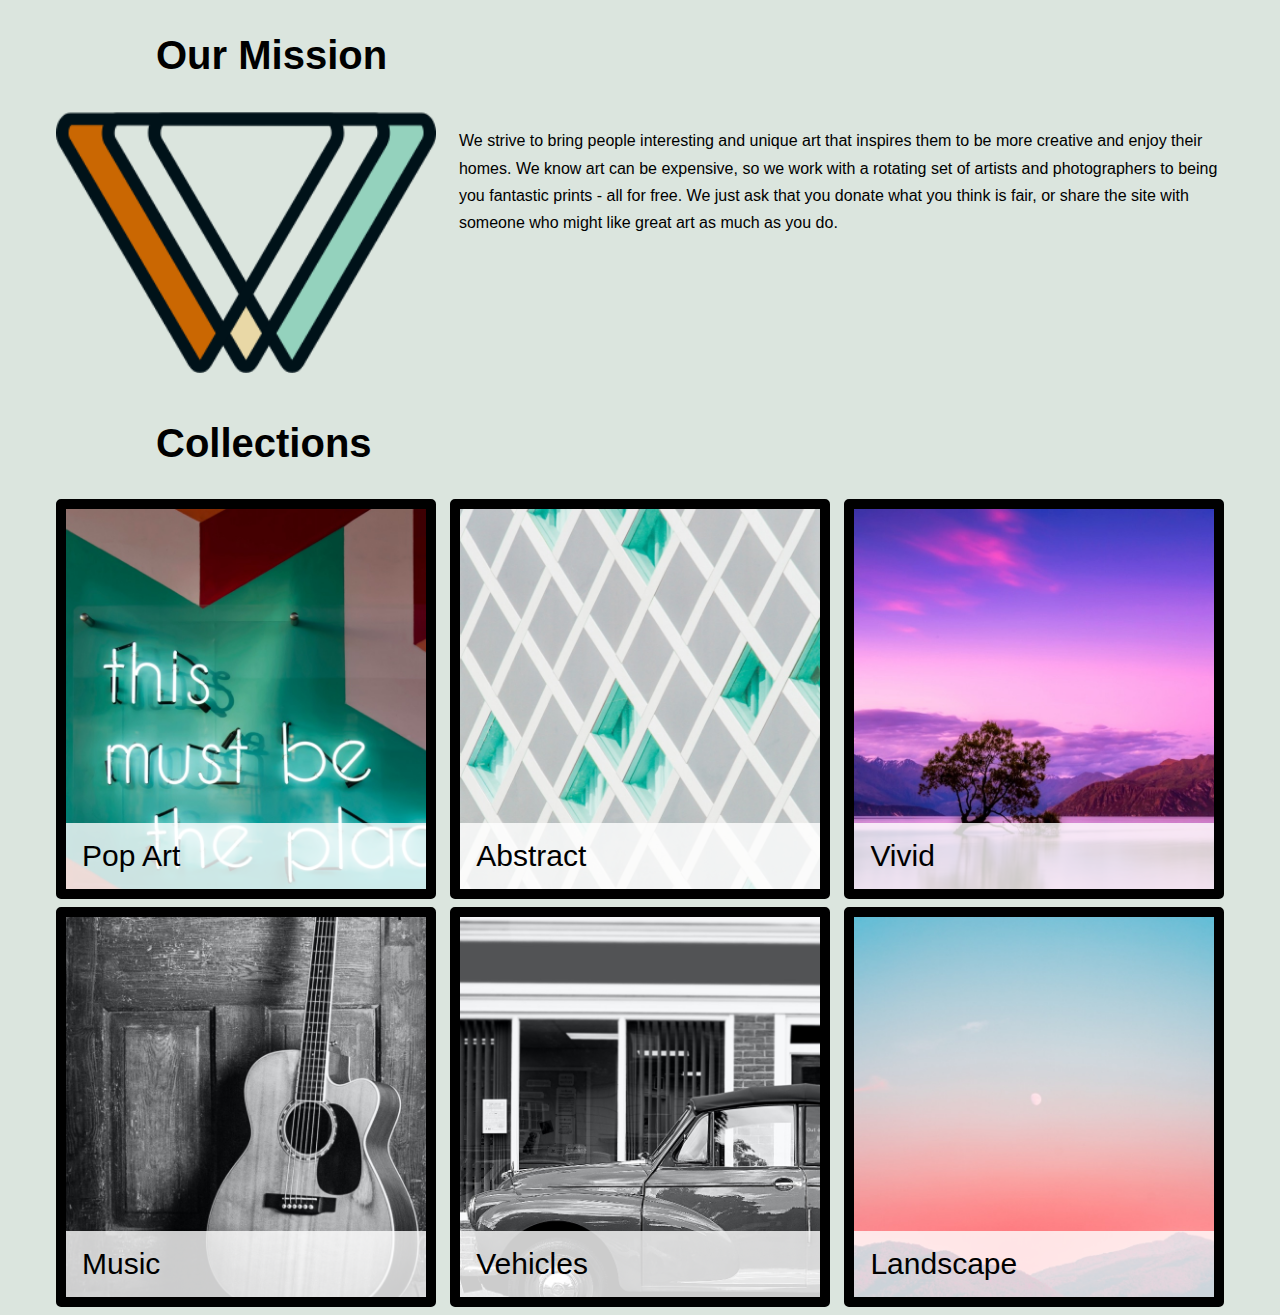
<file: collections/index.html>
<!DOCTYPE html>
<html lang="en">

<head>
    <meta charset="UTF-8" />
    <meta http-equiv="X-UA-Compatible" content="IE=edge" />
    <meta name="viewport" content="width=device-width, initial-scale=1.0" />
    <title>Collections</title>
    <link href="css/style.css" rel="stylesheet" />
</head>

<body>
    <section id="mission">
        <h2>Our Mission</h2>
        <div class="missiontext">
            <p>
                We strive to bring people interesting and unique art that inspires them to be more creative and enjoy their homes. We know art can be expensive, so we work with a rotating set of artists and photographers to being you fantastic prints - all for free.
                We just ask that you donate what you think is fair, or share the site with someone who might like great art as much as you do.
            </p>
            <figure>
                <img src="img/logo.png" alt="Logo for Wall of Wonder." class="missionimg" />
            </figure>
        </div>
    </section>  
    <section id="collections">
        <h2>Collections</h2>
        <ul>
            <li>
                <figure class="color1">
                    <img src="img/pop-art.jpg" alt="Pop Art: This must be the place" />
                    <figcaption><a href="#">Pop Art</a></figcaption>
                </figure>
            </li>
            <li>
                <figure class="color2">
                    <img src="img/abstract.jpg" alt="Abstract: grey and green squares." />
                    <figcaption><a href="#">Abstract</a></figcaption>
                </figure>
            </li>
            <li>
                <figure class="color3">
                    <img src="img/vivid.jpg" alt="Tree on island in lake with purple sunrise." />
                    <figcaption><a href="#">Vivid</a></figcaption>
                </figure>
            </li>
            <li>
                <figure class="color4">
                    <img src="img/music.jpg" alt="Music: guitar leaning against wall." />
                    <figcaption><a href="#">Music</a></figcaption>
                </figure>
            </li>
            <li>
                <figure class="color5">
                    <img src="img/vehicles.jpg" alt="Vehicles: 1930's car on street." />
                    <figcaption><a href="#">Vehicles</a></figcaption>
                </figure>
            </li>
            <li>
                <figure class="color6">
                    <img src="img/landscape.jpg" alt="Landscape: moonrise over tree-covered mountains." />
                    <figcaption><a href="#">Landscape</a></figcaption>
                </figure>
            </li>
        </ul>
    </section>
</body>

</html>
</file>
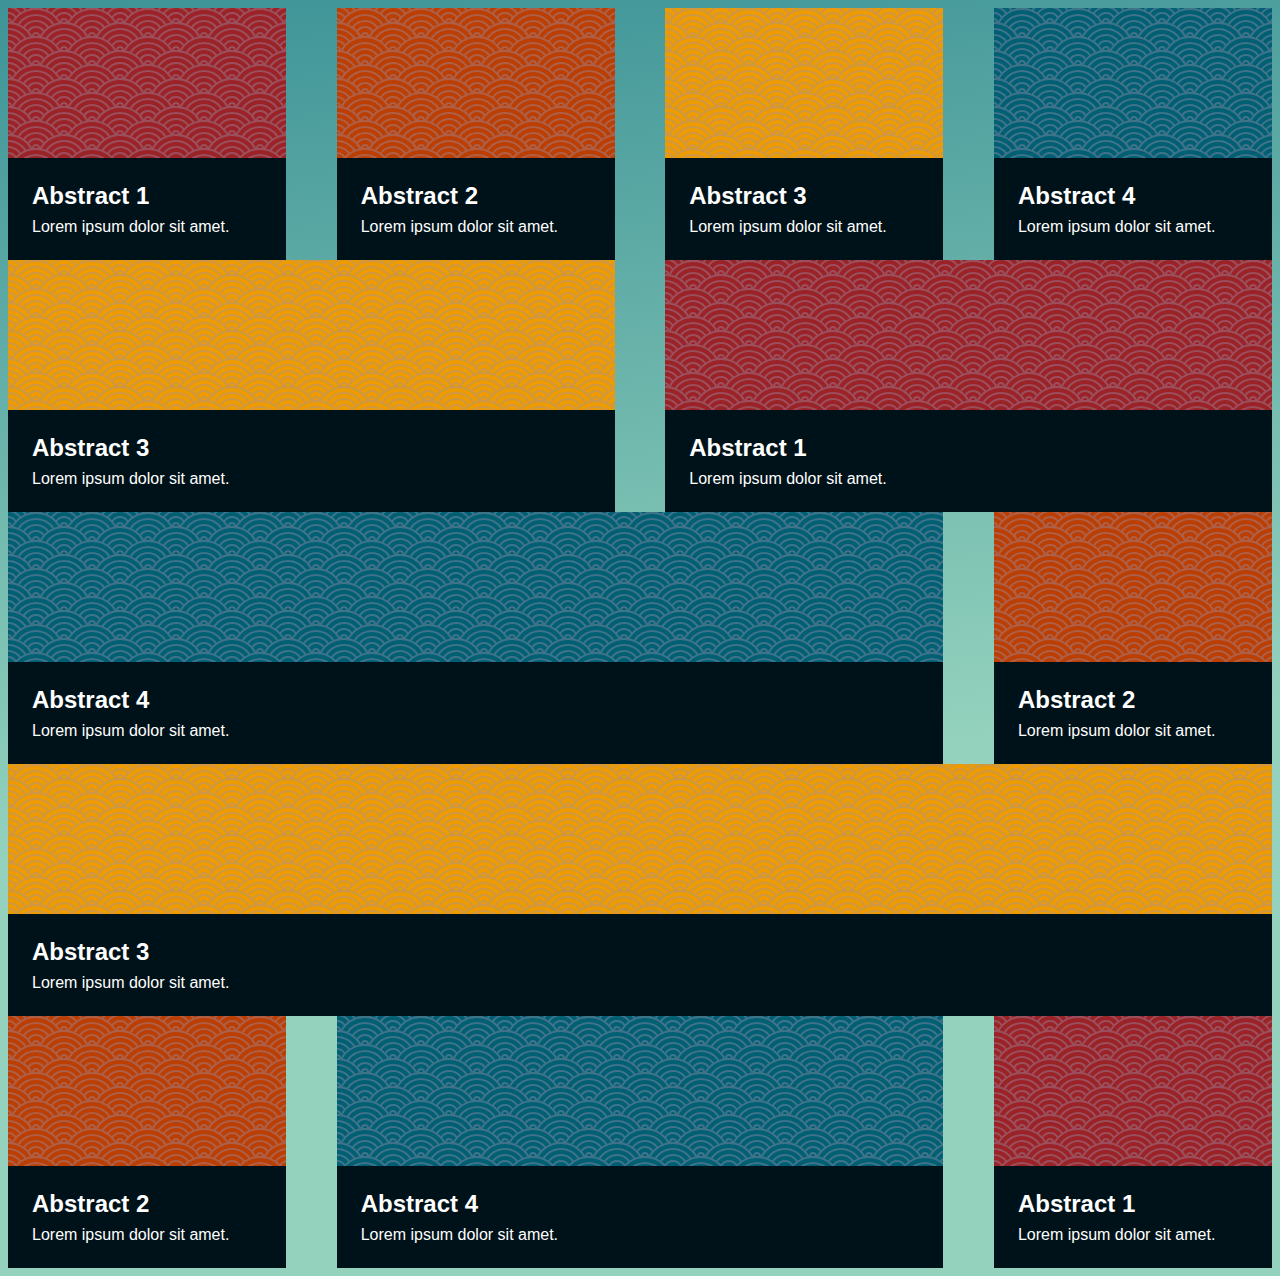
<file: CssFlexboxAndGridSystem/2/index.html>
<!DOCTYPE html>
<html lang="en">
<head>
    <meta charset="UTF-8">
    <meta http-equiv="X-UA-Compatible" content="IE=edge">
    <meta name="viewport" content="width=device-width, initial-scale=1.0">
    <title>Document</title>
    <link rel="stylesheet" href="style.css">
</head>
<body>
<!-- Row 1: One box per column -->
<div class="row">
<figure>
    <div class="one"></div>
    <figcaption>
      <h2>Abstract 1</h2>
      <p>Lorem ipsum dolor sit amet.</p>
    </figcaption>
  </figure>
  <figure>
    <div class="two"></div>

    <figcaption>
      <h2>Abstract 2</h2>
      <p>Lorem ipsum dolor sit amet.</p>
    </figcaption>
  </figure>
  <figure>
    <div class="three"></div>

    <figcaption>
      <h2>Abstract 3</h2>
      <p>Lorem ipsum dolor sit amet.</p>
    </figcaption>
  </figure>
  <figure>
    <div class="four"></div>

    <figcaption>
      <h2>Abstract 4</h2>
      <p>Lorem ipsum dolor sit amet.</p>
    </figcaption>
  </figure>
</div>
<!-- Row 2: 2 boxes, each spanning 2 columns -->
<div class="row">
  <figure class="span2">
    <div class="three"></div>

    <figcaption>
      <h2>Abstract 3</h2>
      <p>Lorem ipsum dolor sit amet.</p>
    </figcaption>
  </figure>
  <figure class="span2">
    <div class="one"></div>

    <figcaption>
      <h2>Abstract 1</h2>
      <p>Lorem ipsum dolor sit amet.</p>
    </figcaption>
  </figure>
</div>
<!-- Row 3: One box spans 3 columns, one box spans 1 column -->
<div class="row">
  <figure class="span3">
    <div class="four"></div>

    <figcaption>
      <h2>Abstract 4</h2>
      <p>Lorem ipsum dolor sit amet.</p>
    </figcaption>
  </figure>
  <figure class="span3-1">
    <div class="two"></div>

    <figcaption>
      <h2>Abstract 2</h2>
      <p>Lorem ipsum dolor sit amet.</p>
    </figcaption>
  </figure>
</div>
<!-- Row 4: One box spans 4 columns -->
<div class="row">
  <figure class="span4">
    <div class="three"></div>
    <figcaption>
      <h2>Abstract 3</h2>
      <p>Lorem ipsum dolor sit amet.</p>
    </figcaption>
  </figure>
</div>
<!-- Row 5: 3 boxes, 1-2-1 distribution -->
<div class="row">
  <figure class="order2 span2">
    <div class="four"></div>
    <figcaption>
      <h2>Abstract 4</h2>
      <p>Lorem ipsum dolor sit amet.</p>
    </figcaption>
  </figure>
  <figure class="order1">
    <div class="two"></div>
    <figcaption>
      <h2>Abstract 2</h2>
      <p>Lorem ipsum dolor sit amet.</p>
    </figcaption>
  </figure>
  <figure class="order3">
    <div class="one"></div>
    <figcaption>
      <h2>Abstract 1</h2>
      <p>Lorem ipsum dolor sit amet.</p>
    </figcaption>
  </figure>
</div>
</body>
</html>
</file>
<file: collections/css/style.css>
* colors - see style guide for docs 
clearly there is more you could place in variables */

 :root {
    --color1: #001219;
    --color2: #005f73;
    --color3: #3d9397;
    --color4: #94d28d;
    --color5: #e9d8a6;
    --color6: #ee9800;
    --color7: #ca6702;
    --color8: #bb3e03;
    --color9: #ae2012;
    --color10: #9b2226;
}

html {
    box-sizing: border-box;
}

*,
*::before,
*::after {
    box-sizing: inherit;
}

body {
    font-family: 'Segoe UI', Tahoma, Geneva, Verdana, sans-serif;
    background-color: #DBE5DE;
    padding: 0;
    margin: 0;
}

section {
    max-width: 1200px;
    margin: 0 auto;
    padding: 0 1rem;
}

section h2 {
    font-size: 2.5rem;
}

section ul {
    list-style-type: none;
    padding: 0;
    margin: 0;
}


/* turn off default browser value */

figure {
    margin: 0;
}


/* To keep mobile screens from being stupid long, consider setting a max height on the images and hide the overflow. 
Spelled out the individual border styles so border-color could go elsewhere. Styling is the same for all borders except the color. */

#collections figure {
    margin: 0 0 0.5rem 0;
    padding: 0;
    max-height: 400px;
    overflow: hidden;
    position: relative;
    border-width: 10px;
    border-style: solid;
    border-radius: 5px;
}


/* strange open space at the bottom of the box which shows through the transparent overlay - the negative margin kills it.
    
    This style will work until approx. 440px, when a giant gap starts appearing at the bottom of the images.
    */

#collections figure img {
    margin-bottom: -4px;
    width: 100%;
}


/* once the big gap at the bottom appears, add these properties */

@media (min-width: 400px) {
    #collections figure img {
        object-fit: cover;
        object-position: 0 -150px;
    }
}

#collections figcaption {
    background-color: rgba(255, 255, 255, 0.8);
    font-size: 1.875rem;
    position: absolute;
    bottom: 0;
    width: 100%;
    margin: 0;
    padding: 0;
}


/* make the a have a big clickable area with display: block - the link occupies its containing element, the figcaption */

#collections figcaption a {
    display: block;
    padding: 1rem;
    text-decoration: none;
    color: var(--color1);
}


/* style is doing double duty, styling border color and hover color. Only one declaration usually applies though.  */

.color2,
.color2 a:hover {
    border-color: var(--color2);
    color: var(--color2);
}

.color3,
.color3 a:hover {
    border-color: var(--color3);
    color: var(--color3);
}

.color4,
.color4 a:hover {
    border-color: var(--color4);
    color: var(--color4);
}

.color6,
.color6 a:hover {
    border-color: var(--color6);
    color: var(--color6);
}

.color7,
.color7 a:hover {
    border-color: var(--color7);
    color: var(--color7);
}

.color8,
.color8 a:hover {
    border-color: var(--color8);
    color: var(--color8);
}


/* mission styles */

#mission {
    margin-bottom: 3rem;
}

.missiontext {
    display: block;
    line-height: 1.7;
}

.missionimg {
    display: block;
}


/* footer styles */

footer {
    background-color: var(--color5);
}

footer ul {
    list-style-type: none;
    padding: 0;
    margin: 0;
}


/* turn on flexbox here - prior to this, elements stacked individually as blocks */

@media (min-width: 550px) {
    #collections ul {
        display: flex;
        flex-flow: row wrap;
        justify-content: space-between;
    }
    #collections li {
        flex-basis: 49.5%;
    }
    /* turn off object position, inherit object-fit: cover */
    #collections figure img {
        object-position: 0;
    }
    .missiontext {
        display: flex;
        flex-flow: row wrap;
        justify-content: space-between;
    }
    .missiontext figure {
        flex-basis: 32.5%;
        order: 1;
    }
    .missiontext img {
        width: 100%;
    }
    .missiontext p {
        flex-basis: 65.5%;
        order: 2;
    }
}

@media (min-width: 800px) {
    section h2 {
        margin-left: 100px;
    }
    #collections li {
        flex-basis: 32.5%;
    }
    .missiontext {
        justify-content: space-between;
    }
    #mission .missiontext {
        flex-basis: 64.5%;
    }
    #mission img {
        flex-basis: 32.5%;
    }
}
</file>
<file: CssFlexboxAndGridSystem/2/style.css>
/* write CSS to correspond with the descriptions above. See notes for math tips */










/* default styling, no changes needed here */

/* set the layout to border box model */
html {
    box-sizing: border-box;
}
*, *::before, *::after {
    box-sizing: inherit;
}
/* set font family and background gradient */
body {
  padding: 0;
  border: 0;
  font-family: Arial, sans-serif;
background: linear-gradient(353deg, rgba(148,210,189,1) 40%, rgba(61,147,151,1) 100%);
}

/* Turn off margin, set by browser */
figure {
  margin: 0;
  padding: 0;
}
/* caption styling  */
figcaption {
  background-color: #001219;
  color: white;
  padding: 1rem;
}
/* reduces the top margin on the h2, bottom on the p, and leaves a 0.5rem gap between the two */
figcaption * {
  margin: 0.5rem;
}
/* sets the background SVG for all divs, regardless of color  */
figure > div {
  background-image: url('data:image/svg+xml,%3Csvg xmlns="http://www.w3.org/2000/svg" viewBox="0 0 56 28" width="56" height="28"%3E%3Cpath fill="%239C92AC" fill-opacity="0.4" d="M56 26v2h-7.75c2.3-1.27 4.94-2 7.75-2zm-26 2a2 2 0 1 0-4 0h-4.09A25.98 25.98 0 0 0 0 16v-2c.67 0 1.34.02 2 .07V14a2 2 0 0 0-2-2v-2a4 4 0 0 1 3.98 3.6 28.09 28.09 0 0 1 2.8-3.86A8 8 0 0 0 0 6V4a9.99 9.99 0 0 1 8.17 4.23c.94-.95 1.96-1.83 3.03-2.63A13.98 13.98 0 0 0 0 0h7.75c2 1.1 3.73 2.63 5.1 4.45 1.12-.72 2.3-1.37 3.53-1.93A20.1 20.1 0 0 0 14.28 0h2.7c.45.56.88 1.14 1.29 1.74 1.3-.48 2.63-.87 4-1.15-.11-.2-.23-.4-.36-.59H26v.07a28.4 28.4 0 0 1 4 0V0h4.09l-.37.59c1.38.28 2.72.67 4.01 1.15.4-.6.84-1.18 1.3-1.74h2.69a20.1 20.1 0 0 0-2.1 2.52c1.23.56 2.41 1.2 3.54 1.93A16.08 16.08 0 0 1 48.25 0H56c-4.58 0-8.65 2.2-11.2 5.6 1.07.8 2.09 1.68 3.03 2.63A9.99 9.99 0 0 1 56 4v2a8 8 0 0 0-6.77 3.74c1.03 1.2 1.97 2.5 2.79 3.86A4 4 0 0 1 56 10v2a2 2 0 0 0-2 2.07 28.4 28.4 0 0 1 2-.07v2c-9.2 0-17.3 4.78-21.91 12H30zM7.75 28H0v-2c2.81 0 5.46.73 7.75 2zM56 20v2c-5.6 0-10.65 2.3-14.28 6h-2.7c4.04-4.89 10.15-8 16.98-8zm-39.03 8h-2.69C10.65 24.3 5.6 22 0 22v-2c6.83 0 12.94 3.11 16.97 8zm15.01-.4a28.09 28.09 0 0 1 2.8-3.86 8 8 0 0 0-13.55 0c1.03 1.2 1.97 2.5 2.79 3.86a4 4 0 0 1 7.96 0zm14.29-11.86c1.3-.48 2.63-.87 4-1.15a25.99 25.99 0 0 0-44.55 0c1.38.28 2.72.67 4.01 1.15a21.98 21.98 0 0 1 36.54 0zm-5.43 2.71c1.13-.72 2.3-1.37 3.54-1.93a19.98 19.98 0 0 0-32.76 0c1.23.56 2.41 1.2 3.54 1.93a15.98 15.98 0 0 1 25.68 0zm-4.67 3.78c.94-.95 1.96-1.83 3.03-2.63a13.98 13.98 0 0 0-22.4 0c1.07.8 2.09 1.68 3.03 2.63a9.99 9.99 0 0 1 16.34 0z"%3E%3C/path%3E%3C/svg%3E');
  /* set height or nothing will display. Width is 100% by default */
  min-height: 150px;
}
/* sets a specific background color for each div */
.one {
    background-color: #9b2226;
}
.two {
  background-color: #bb3e03;
}
.three {
    background-color: #ee9b00;
}
.four {
    background-color: #005f73;
}
@media (min-width: 500px) {
.row{
    display: flex;
    flex-flow: row wrap;
    justify-content: space-between;
    gap: 4%;
}
figure{
    flex-basis: 48%;
}
.span3{
    flex-basis: 100%;
}
.span3-1{
    flex-basis: 100%;
}
.span4{
    flex-basis: 100%;
}
.span2{
    flex-basis: 100%;
}
}
@media (min-width: 800px) {
figure, .span3-1{
    flex-basis: 22%;
}
.span2{
    flex-basis: 48%;
}
.span3{
    flex-basis: 74%;
}
.order1{
    order:1
}
.order2{
    order: 2;
}
.order3{
    order: 3;
}
}
</file>
